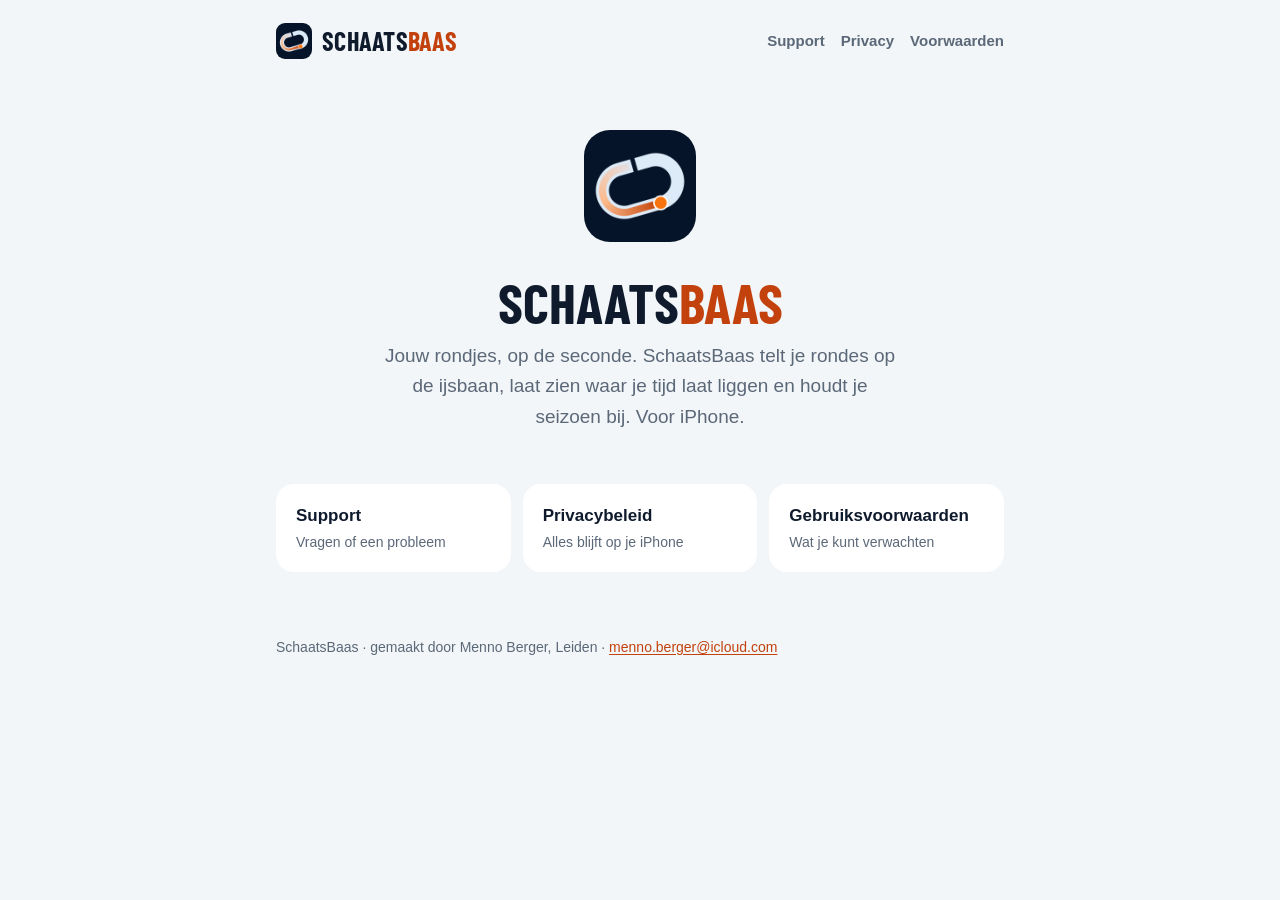
<file: index.html>
<!doctype html>
<html lang="nl">
<head>
<meta charset="utf-8">
<meta name="viewport" content="width=device-width, initial-scale=1">
<title>SchaatsBaas</title>
<meta name="description" content="SchaatsBaas telt je rondes op de ijsbaan. Voor iPhone.">
<link rel="icon" href="assets/icon-180.png">
<link rel="apple-touch-icon" href="assets/icon-180.png">
<link rel="stylesheet" href="assets/style.css">
</head>
<body>
<header class="top"><div class="wrap">
<a class="logo" href=""><img src="assets/icon-180.png" alt=""><span>SCHAATS<b>BAAS</b></span></a>
<nav><a href="support/">Support</a><a href="privacy/">Privacy</a><a href="voorwaarden/">Voorwaarden</a></nav>
</div></header>
<main><div class="wrap">
<section class="hero">
<img src="assets/icon-512.png" alt="App-icoon SchaatsBaas" width="112" height="112">
<h1>SCHAATS<b>BAAS</b></h1>
<p>Jouw rondjes, op de seconde. SchaatsBaas telt je rondes op de ijsbaan, laat zien waar je tijd laat liggen en houdt je seizoen bij. Voor iPhone.</p>
</section>
<div class="links">
<a href="support/">Support<small>Vragen of een probleem</small></a>
<a href="privacy/">Privacybeleid<small>Alles blijft op je iPhone</small></a>
<a href="voorwaarden/">Gebruiksvoorwaarden<small>Wat je kunt verwachten</small></a>
</div>
</div></main>
<footer><div class="wrap">SchaatsBaas · gemaakt door Menno Berger, Leiden · <a href="mailto:menno.berger@icloud.com">menno.berger@icloud.com</a></div></footer>
</body>
</html>
</file>
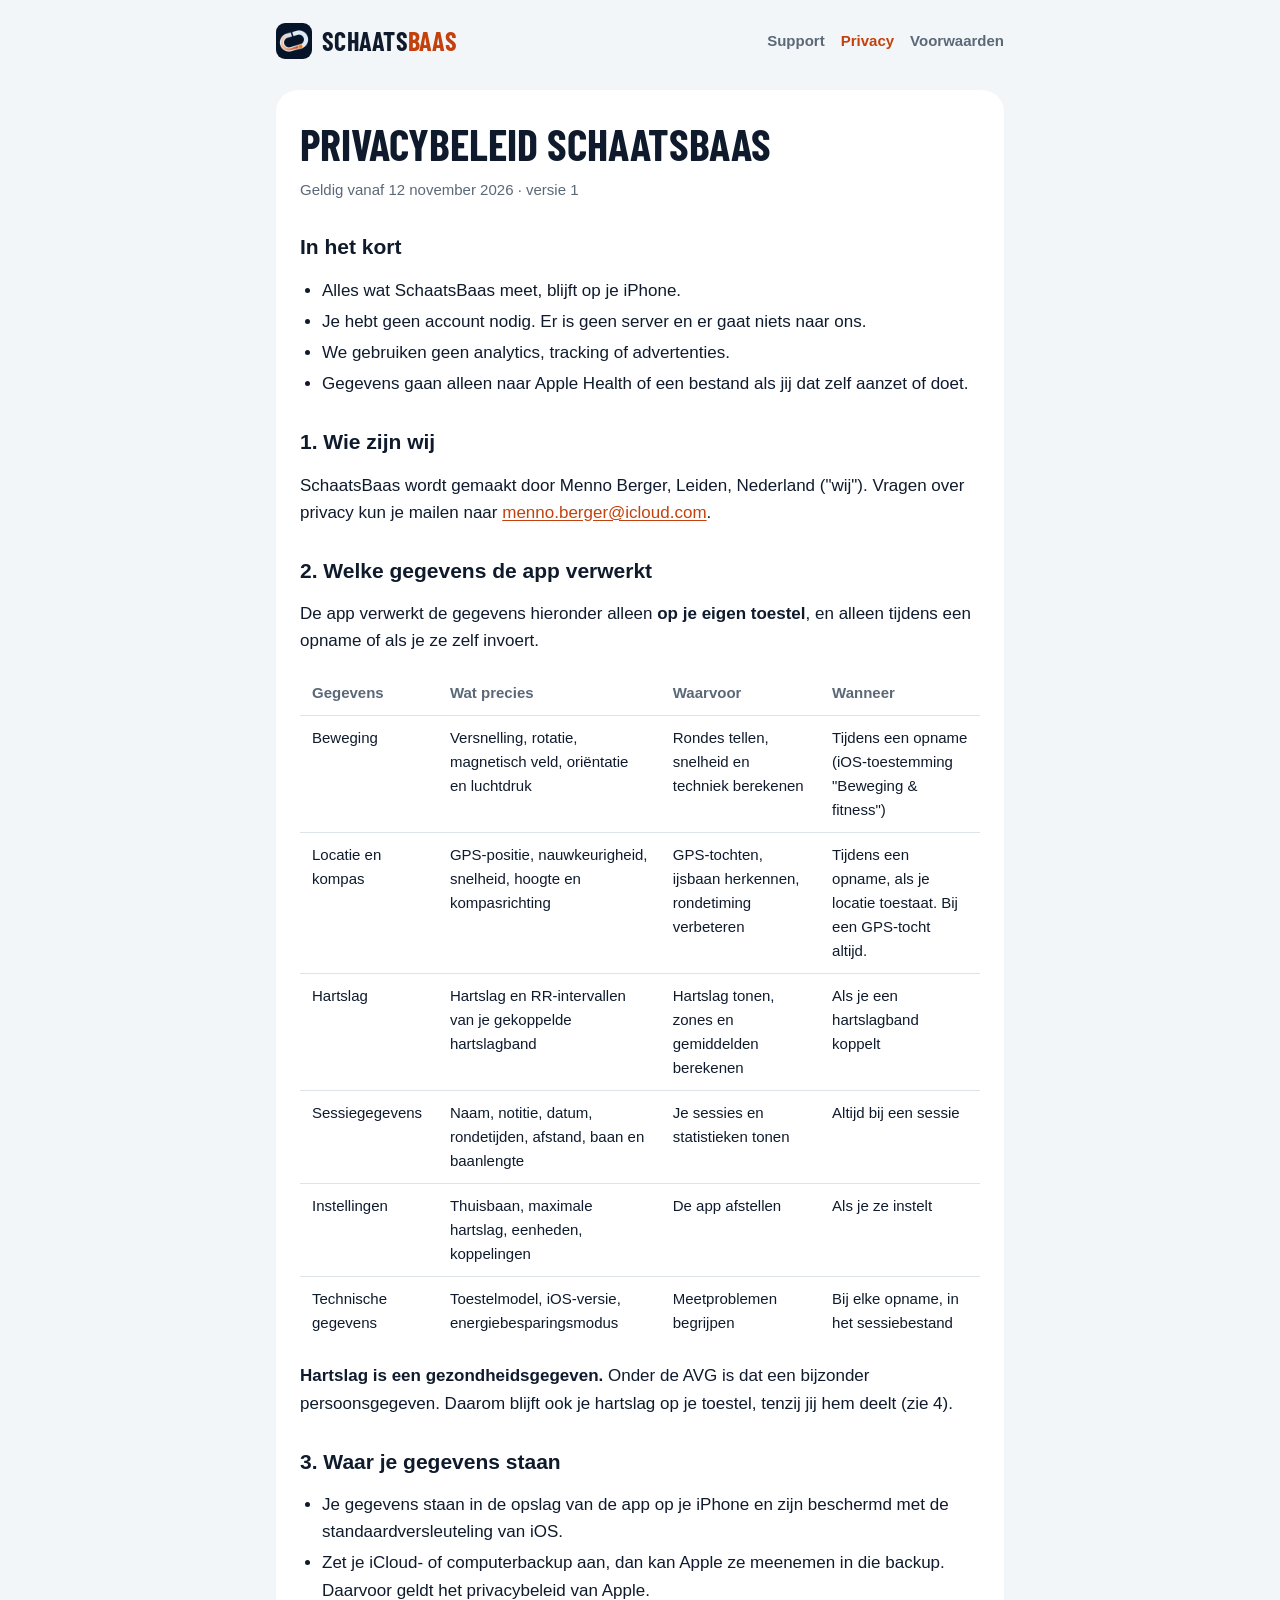
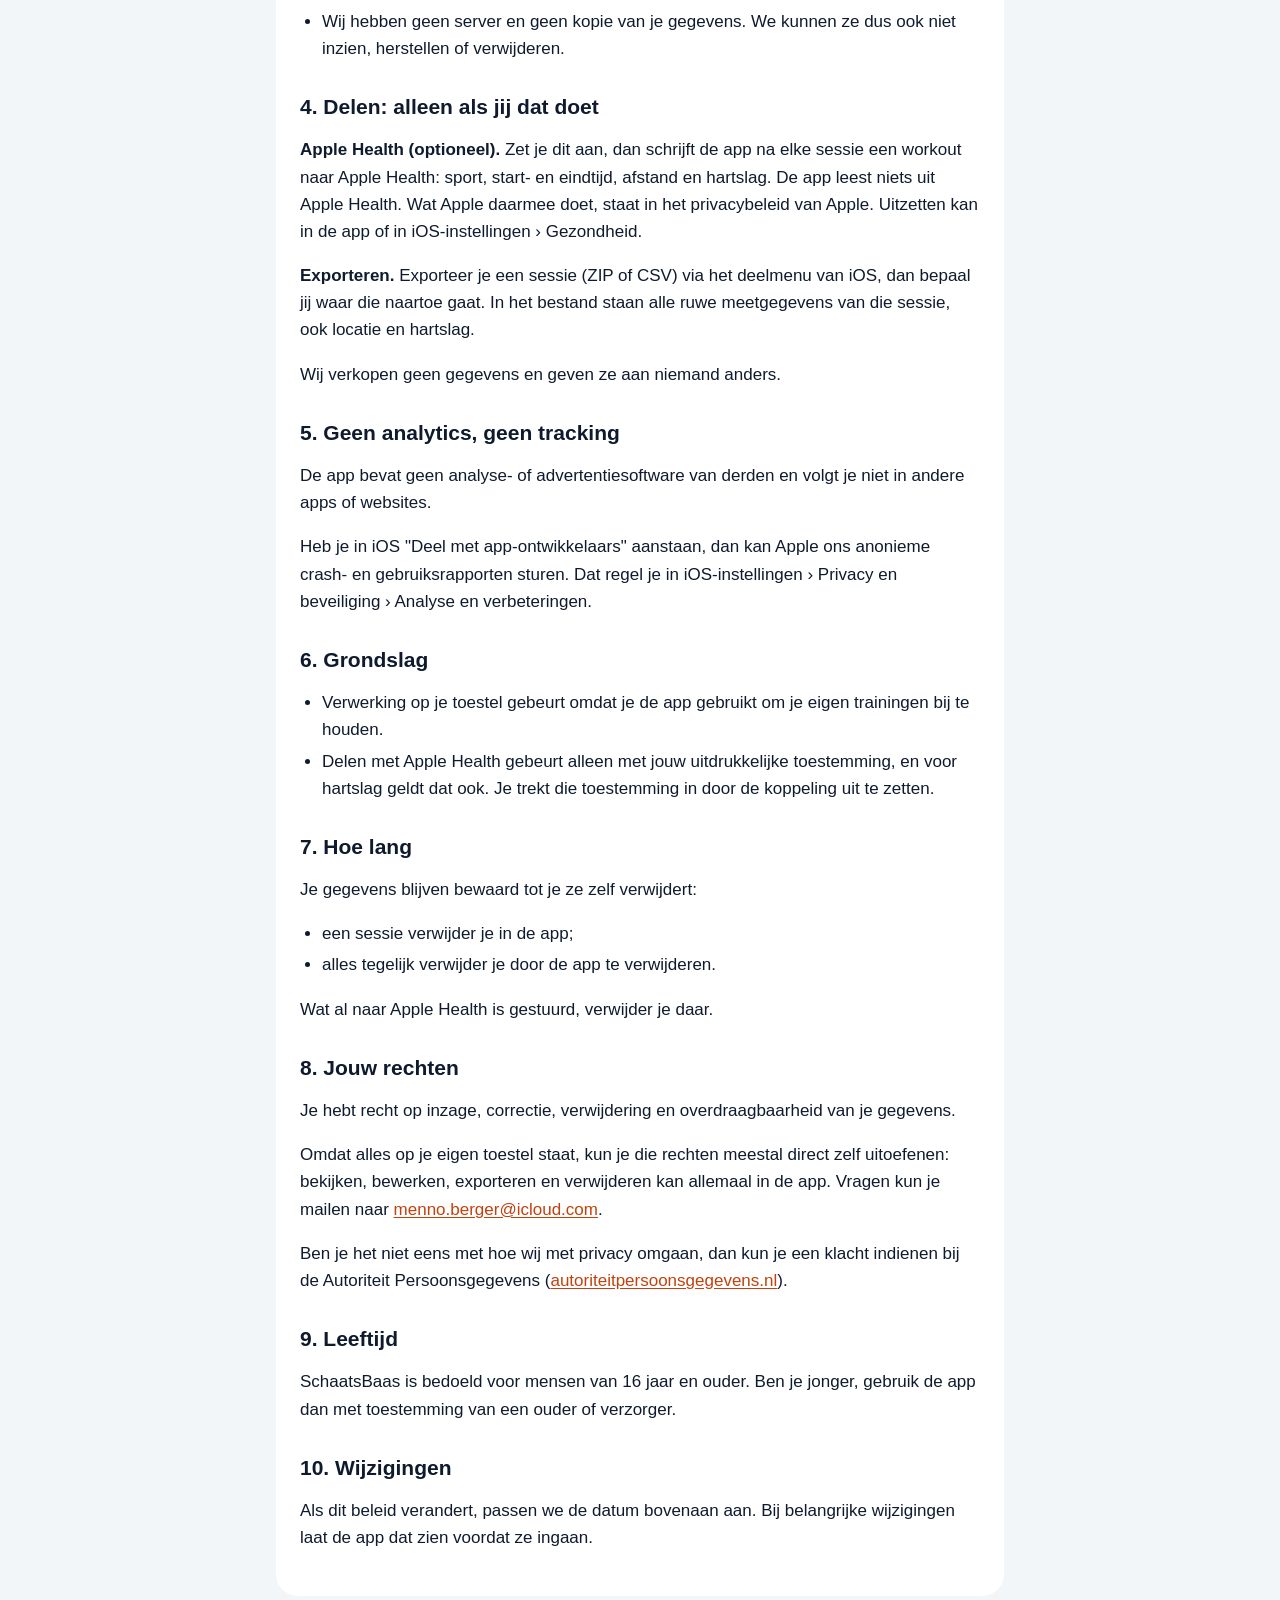
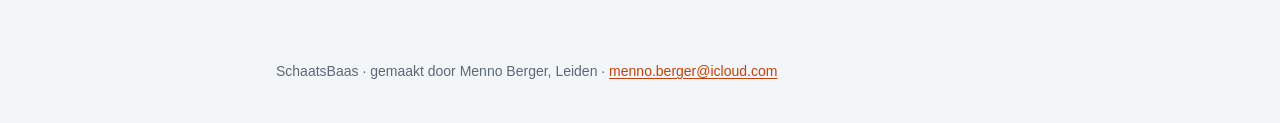
<file: privacy/index.html>
<!doctype html>
<html lang="nl">
<head>
<meta charset="utf-8">
<meta name="viewport" content="width=device-width, initial-scale=1">
<title>Privacybeleid SchaatsBaas</title>
<meta name="description" content="Privacybeleid SchaatsBaas van de iOS-app SchaatsBaas.">
<link rel="icon" href="../assets/icon-180.png">
<link rel="apple-touch-icon" href="../assets/icon-180.png">
<link rel="stylesheet" href="../assets/style.css">
</head>
<body>
<header class="top"><div class="wrap">
<a class="logo" href="../"><img src="../assets/icon-180.png" alt=""><span>SCHAATS<b>BAAS</b></span></a>
<nav><a href="../support/">Support</a><a href="../privacy/" aria-current="page">Privacy</a><a href="../voorwaarden/">Voorwaarden</a></nav>
</div></header>
<main><div class="wrap">
<article class="card"><h1>Privacybeleid SchaatsBaas</h1>
<p class="meta">Geldig vanaf 12 november 2026 · versie 1</p>
<h2>In het kort</h2>
<ul><li>Alles wat SchaatsBaas meet, blijft op je iPhone.</li><li>Je hebt geen account nodig. Er is geen server en er gaat niets naar ons.</li><li>We gebruiken geen analytics, tracking of advertenties.</li><li>Gegevens gaan alleen naar Apple Health of een bestand als jij dat zelf aanzet of doet.</li></ul>
<h2>1. Wie zijn wij</h2>
<p>SchaatsBaas wordt gemaakt door Menno Berger, Leiden, Nederland ("wij"). Vragen over privacy kun je mailen naar <a href="mailto:menno.berger@icloud.com">menno.berger@icloud.com</a>.</p>
<h2>2. Welke gegevens de app verwerkt</h2>
<p>De app verwerkt de gegevens hieronder alleen <strong>op je eigen toestel</strong>, en alleen tijdens een opname of als je ze zelf invoert.</p>
<div class="table"><table><thead><tr><th>Gegevens</th><th>Wat precies</th><th>Waarvoor</th><th>Wanneer</th></tr></thead><tbody><tr><td>Beweging</td><td>Versnelling, rotatie, magnetisch veld, oriëntatie en luchtdruk</td><td>Rondes tellen, snelheid en techniek berekenen</td><td>Tijdens een opname (iOS-toestemming "Beweging &amp; fitness")</td></tr><tr><td>Locatie en kompas</td><td>GPS-positie, nauwkeurigheid, snelheid, hoogte en kompasrichting</td><td>GPS-tochten, ijsbaan herkennen, rondetiming verbeteren</td><td>Tijdens een opname, als je locatie toestaat. Bij een GPS-tocht altijd.</td></tr><tr><td>Hartslag</td><td>Hartslag en RR-intervallen van je gekoppelde hartslagband</td><td>Hartslag tonen, zones en gemiddelden berekenen</td><td>Als je een hartslagband koppelt</td></tr><tr><td>Sessiegegevens</td><td>Naam, notitie, datum, rondetijden, afstand, baan en baanlengte</td><td>Je sessies en statistieken tonen</td><td>Altijd bij een sessie</td></tr><tr><td>Instellingen</td><td>Thuisbaan, maximale hartslag, eenheden, koppelingen</td><td>De app afstellen</td><td>Als je ze instelt</td></tr><tr><td>Technische gegevens</td><td>Toestelmodel, iOS-versie, energiebesparingsmodus</td><td>Meetproblemen begrijpen</td><td>Bij elke opname, in het sessiebestand</td></tr></tbody></table></div>
<p><strong>Hartslag is een gezondheidsgegeven.</strong> Onder de AVG is dat een bijzonder persoonsgegeven. Daarom blijft ook je hartslag op je toestel, tenzij jij hem deelt (zie 4).</p>
<h2>3. Waar je gegevens staan</h2>
<ul><li>Je gegevens staan in de opslag van de app op je iPhone en zijn beschermd met de standaardversleuteling van iOS.</li><li>Zet je iCloud- of computerbackup aan, dan kan Apple ze meenemen in die backup. Daarvoor geldt het privacybeleid van Apple.</li><li>Wij hebben geen server en geen kopie van je gegevens. We kunnen ze dus ook niet inzien, herstellen of verwijderen.</li></ul>
<h2>4. Delen: alleen als jij dat doet</h2>
<p><strong>Apple Health (optioneel).</strong> Zet je dit aan, dan schrijft de app na elke sessie een workout naar Apple Health: sport, start- en eindtijd, afstand en hartslag. De app leest niets uit Apple Health. Wat Apple daarmee doet, staat in het privacybeleid van Apple. Uitzetten kan in de app of in iOS-instellingen › Gezondheid.</p>
<p><strong>Exporteren.</strong> Exporteer je een sessie (ZIP of CSV) via het deelmenu van iOS, dan bepaal jij waar die naartoe gaat. In het bestand staan alle ruwe meetgegevens van die sessie, ook locatie en hartslag.</p>
<p>Wij verkopen geen gegevens en geven ze aan niemand anders.</p>
<h2>5. Geen analytics, geen tracking</h2>
<p>De app bevat geen analyse- of advertentiesoftware van derden en volgt je niet in andere apps of websites.</p>
<p>Heb je in iOS "Deel met app-ontwikkelaars" aanstaan, dan kan Apple ons anonieme crash- en gebruiksrapporten sturen. Dat regel je in iOS-instellingen › Privacy en beveiliging › Analyse en verbeteringen.</p>
<h2>6. Grondslag</h2>
<ul><li>Verwerking op je toestel gebeurt omdat je de app gebruikt om je eigen trainingen bij te houden.</li><li>Delen met Apple Health gebeurt alleen met jouw uitdrukkelijke toestemming, en voor hartslag geldt dat ook. Je trekt die toestemming in door de koppeling uit te zetten.</li></ul>
<h2>7. Hoe lang</h2>
<p>Je gegevens blijven bewaard tot je ze zelf verwijdert:</p>
<ul><li>een sessie verwijder je in de app;</li><li>alles tegelijk verwijder je door de app te verwijderen.</li></ul>
<p>Wat al naar Apple Health is gestuurd, verwijder je daar.</p>
<h2>8. Jouw rechten</h2>
<p>Je hebt recht op inzage, correctie, verwijdering en overdraagbaarheid van je gegevens.</p>
<p>Omdat alles op je eigen toestel staat, kun je die rechten meestal direct zelf uitoefenen: bekijken, bewerken, exporteren en verwijderen kan allemaal in de app. Vragen kun je mailen naar <a href="mailto:menno.berger@icloud.com">menno.berger@icloud.com</a>.</p>
<p>Ben je het niet eens met hoe wij met privacy omgaan, dan kun je een klacht indienen bij de Autoriteit Persoonsgegevens (<a href="https://autoriteitpersoonsgegevens.nl">autoriteitpersoonsgegevens.nl</a>).</p>
<h2>9. Leeftijd</h2>
<p>SchaatsBaas is bedoeld voor mensen van 16 jaar en ouder. Ben je jonger, gebruik de app dan met toestemming van een ouder of verzorger.</p>
<h2>10. Wijzigingen</h2>
<p>Als dit beleid verandert, passen we de datum bovenaan aan. Bij belangrijke wijzigingen laat de app dat zien voordat ze ingaan.</p></article>
</div></main>
<footer><div class="wrap">SchaatsBaas · gemaakt door Menno Berger, Leiden · <a href="mailto:menno.berger@icloud.com">menno.berger@icloud.com</a></div></footer>
</body>
</html>
</file>
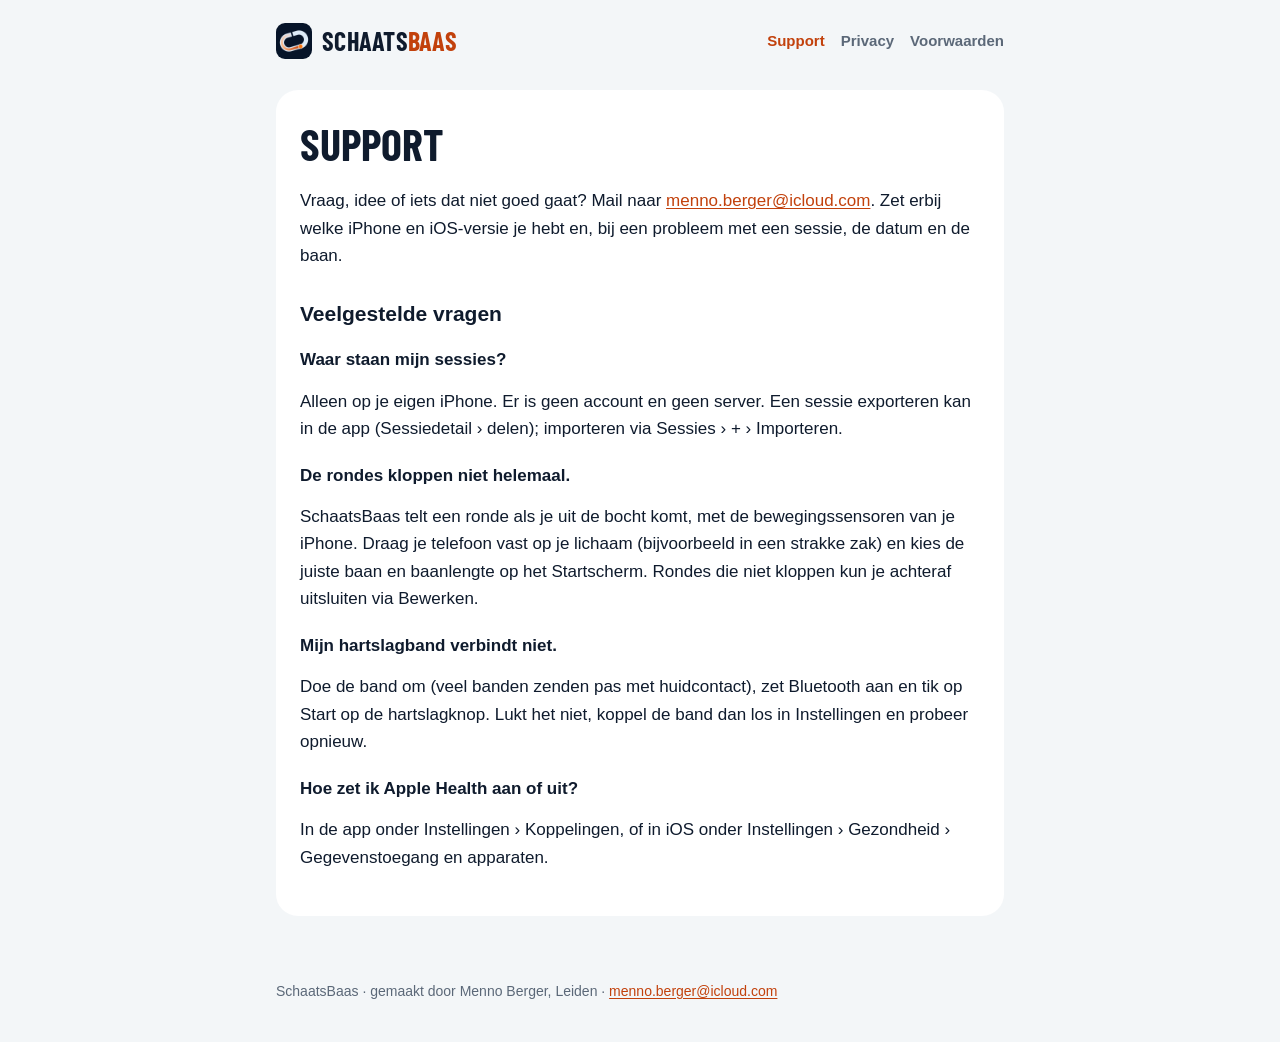
<file: support/index.html>
<!doctype html>
<html lang="nl">
<head>
<meta charset="utf-8">
<meta name="viewport" content="width=device-width, initial-scale=1">
<title>Support · SchaatsBaas</title>
<meta name="description" content="Hulp en contact voor de iOS-app SchaatsBaas.">
<link rel="icon" href="../assets/icon-180.png">
<link rel="apple-touch-icon" href="../assets/icon-180.png">
<link rel="stylesheet" href="../assets/style.css">
</head>
<body>
<header class="top"><div class="wrap">
<a class="logo" href="../"><img src="../assets/icon-180.png" alt=""><span>SCHAATS<b>BAAS</b></span></a>
<nav><a href="../support/" aria-current="page">Support</a><a href="../privacy/">Privacy</a><a href="../voorwaarden/">Voorwaarden</a></nav>
</div></header>
<main><div class="wrap">
<div class="card">
<h1>Support</h1>
<p>Vraag, idee of iets dat niet goed gaat? Mail naar <a href="mailto:menno.berger@icloud.com">menno.berger@icloud.com</a>. Zet erbij welke iPhone en iOS-versie je hebt en, bij een probleem met een sessie, de datum en de baan.</p>
<h2>Veelgestelde vragen</h2>
<h3>Waar staan mijn sessies?</h3>
<p>Alleen op je eigen iPhone. Er is geen account en geen server. Een sessie exporteren kan in de app (Sessiedetail › delen); importeren via Sessies › + › Importeren.</p>
<h3>De rondes kloppen niet helemaal.</h3>
<p>SchaatsBaas telt een ronde als je uit de bocht komt, met de bewegingssensoren van je iPhone. Draag je telefoon vast op je lichaam (bijvoorbeeld in een strakke zak) en kies de juiste baan en baanlengte op het Startscherm. Rondes die niet kloppen kun je achteraf uitsluiten via Bewerken.</p>
<h3>Mijn hartslagband verbindt niet.</h3>
<p>Doe de band om (veel banden zenden pas met huidcontact), zet Bluetooth aan en tik op Start op de hartslagknop. Lukt het niet, koppel de band dan los in Instellingen en probeer opnieuw.</p>
<h3>Hoe zet ik Apple Health aan of uit?</h3>
<p>In de app onder Instellingen › Koppelingen, of in iOS onder Instellingen › Gezondheid › Gegevenstoegang en apparaten.</p>
</div>
</div></main>
<footer><div class="wrap">SchaatsBaas · gemaakt door Menno Berger, Leiden · <a href="mailto:menno.berger@icloud.com">menno.berger@icloud.com</a></div></footer>
</body>
</html>
</file>
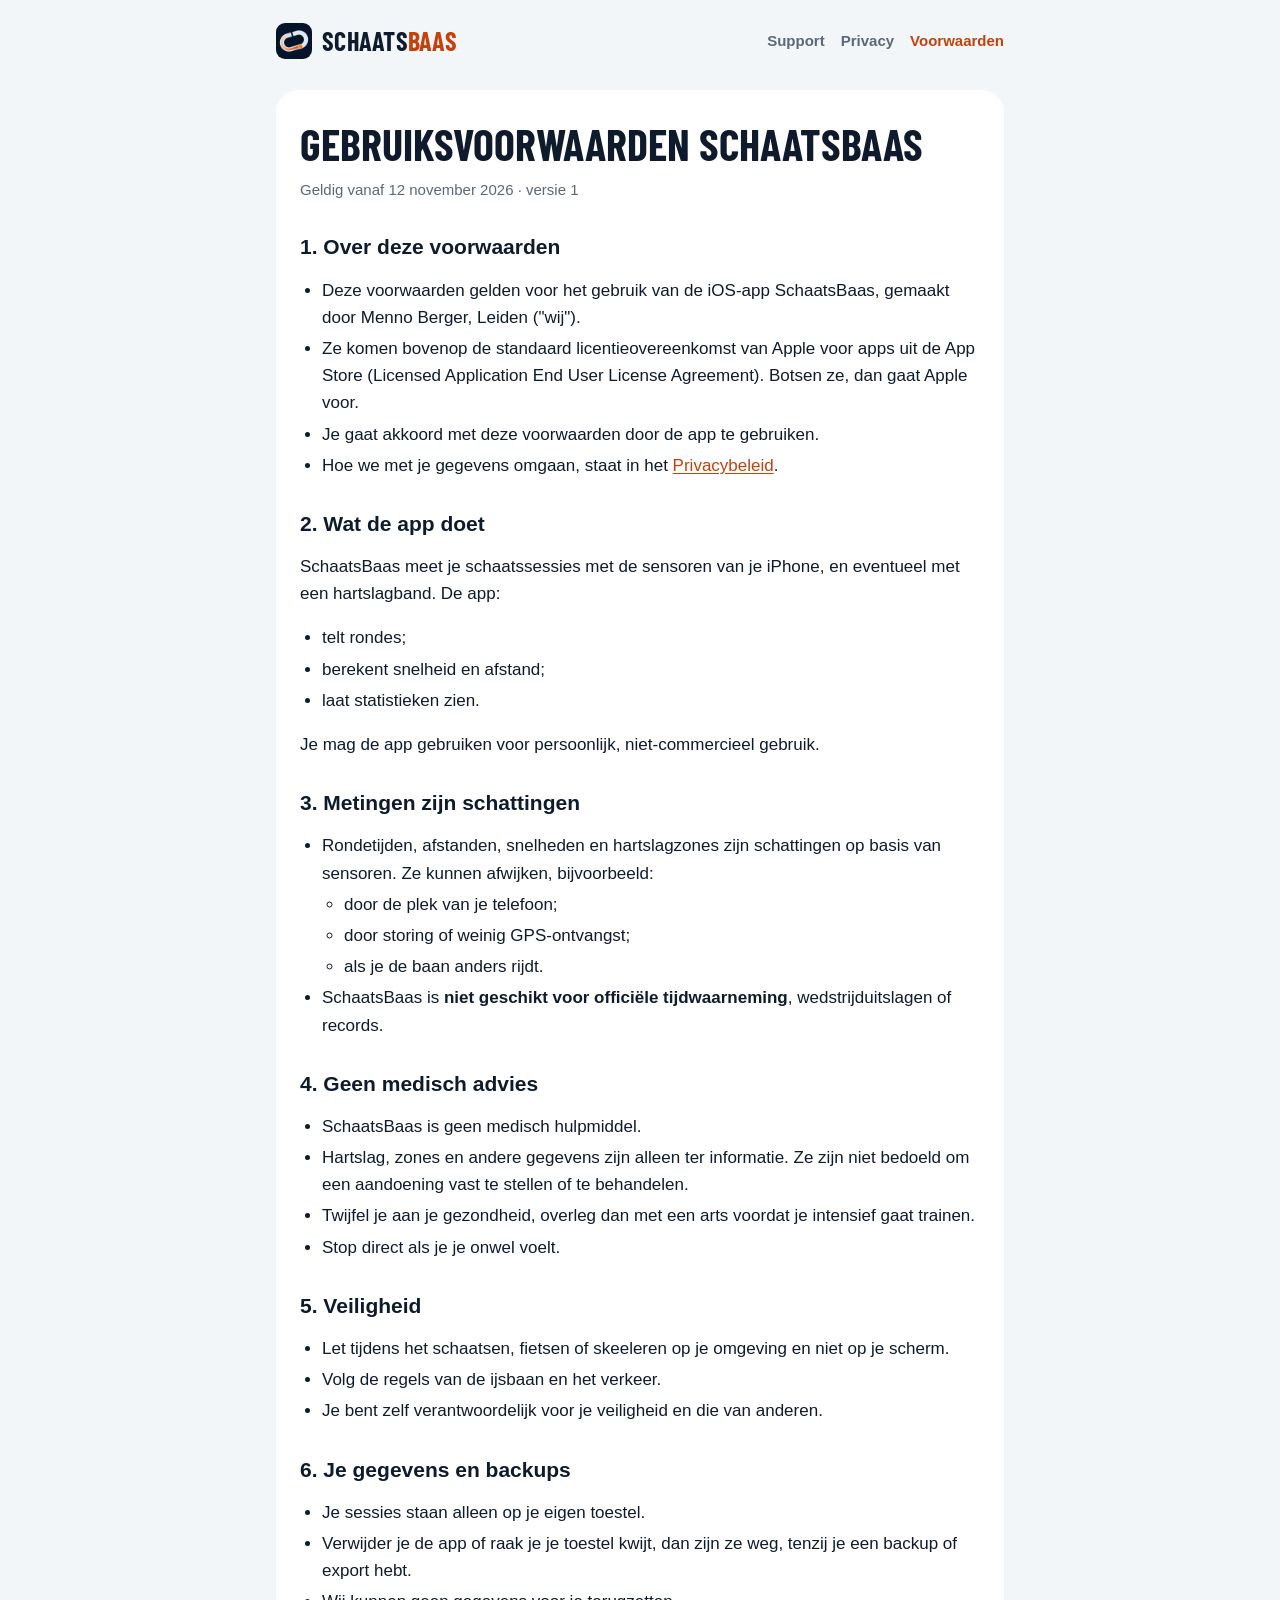
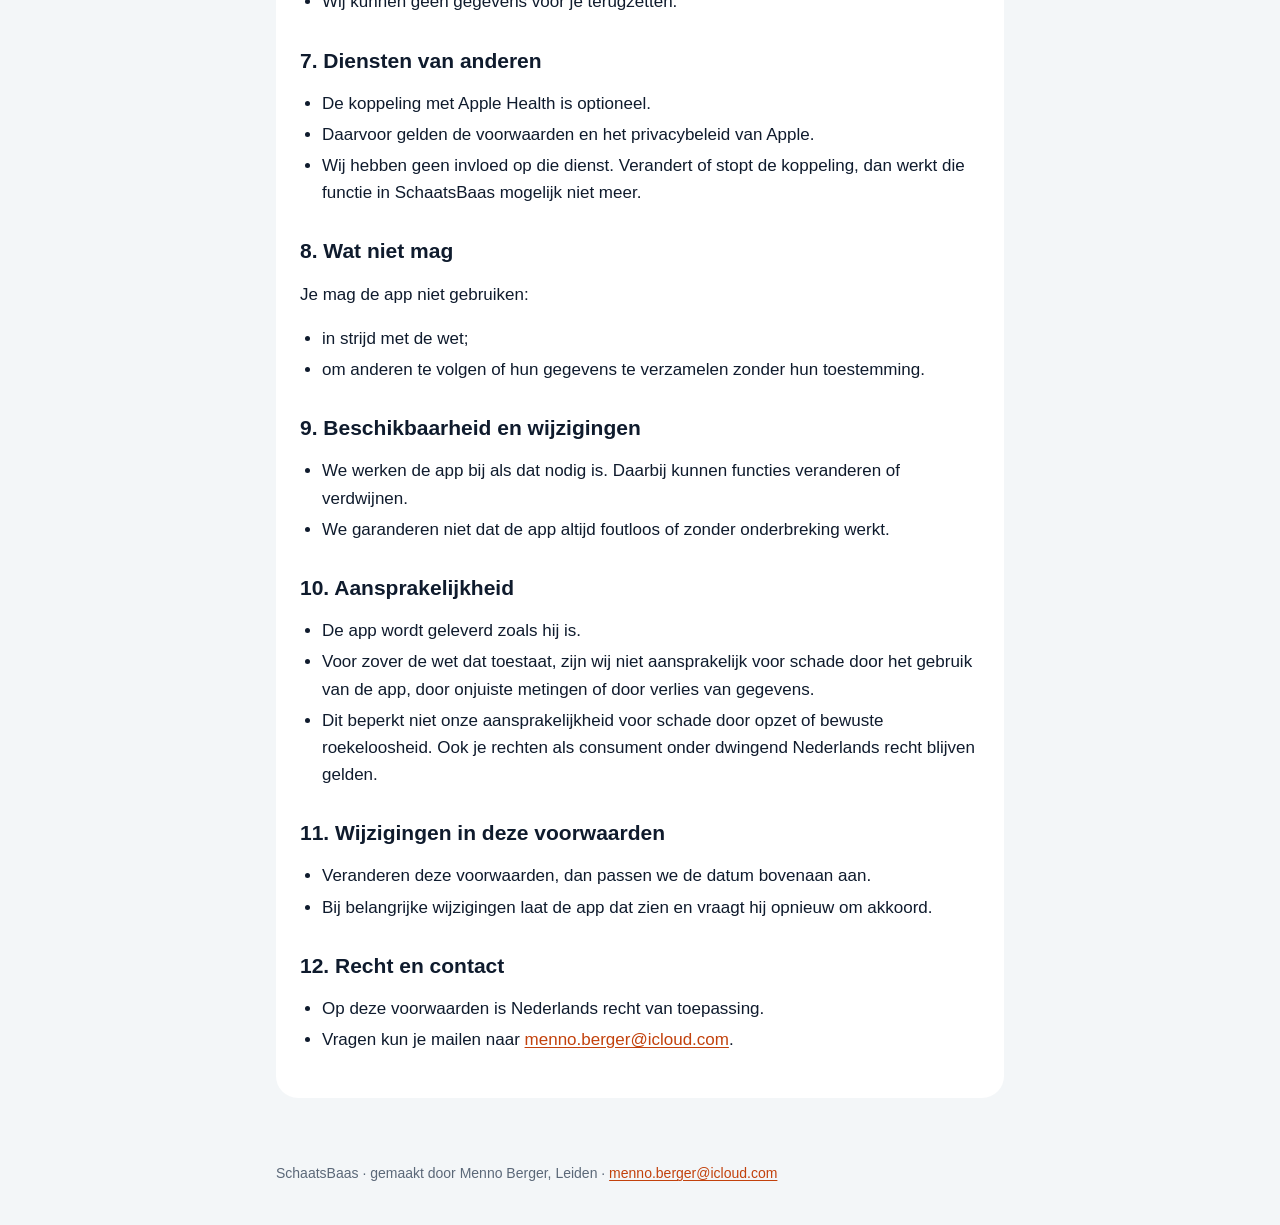
<file: voorwaarden/index.html>
<!doctype html>
<html lang="nl">
<head>
<meta charset="utf-8">
<meta name="viewport" content="width=device-width, initial-scale=1">
<title>Gebruiksvoorwaarden SchaatsBaas</title>
<meta name="description" content="Gebruiksvoorwaarden SchaatsBaas van de iOS-app SchaatsBaas.">
<link rel="icon" href="../assets/icon-180.png">
<link rel="apple-touch-icon" href="../assets/icon-180.png">
<link rel="stylesheet" href="../assets/style.css">
</head>
<body>
<header class="top"><div class="wrap">
<a class="logo" href="../"><img src="../assets/icon-180.png" alt=""><span>SCHAATS<b>BAAS</b></span></a>
<nav><a href="../support/">Support</a><a href="../privacy/">Privacy</a><a href="../voorwaarden/" aria-current="page">Voorwaarden</a></nav>
</div></header>
<main><div class="wrap">
<article class="card"><h1>Gebruiksvoorwaarden SchaatsBaas</h1>
<p class="meta">Geldig vanaf 12 november 2026 · versie 1</p>
<h2>1. Over deze voorwaarden</h2>
<ul><li>Deze voorwaarden gelden voor het gebruik van de iOS-app SchaatsBaas, gemaakt door Menno Berger, Leiden ("wij").</li><li>Ze komen bovenop de standaard licentieovereenkomst van Apple voor apps uit de App Store (Licensed Application End User License Agreement). Botsen ze, dan gaat Apple voor.</li><li>Je gaat akkoord met deze voorwaarden door de app te gebruiken.</li><li>Hoe we met je gegevens omgaan, staat in het <a href="../privacy/">Privacybeleid</a>.</li></ul>
<h2>2. Wat de app doet</h2>
<p>SchaatsBaas meet je schaatssessies met de sensoren van je iPhone, en eventueel met een hartslagband. De app:</p>
<ul><li>telt rondes;</li><li>berekent snelheid en afstand;</li><li>laat statistieken zien.</li></ul>
<p>Je mag de app gebruiken voor persoonlijk, niet-commercieel gebruik.</p>
<h2>3. Metingen zijn schattingen</h2>
<ul><li>Rondetijden, afstanden, snelheden en hartslagzones zijn schattingen op basis van sensoren. Ze kunnen afwijken, bijvoorbeeld:<ul><li>door de plek van je telefoon;</li><li>door storing of weinig GPS-ontvangst;</li><li>als je de baan anders rijdt.</li></ul></li><li>SchaatsBaas is <strong>niet geschikt voor officiële tijdwaarneming</strong>, wedstrijduitslagen of records.</li></ul>
<h2>4. Geen medisch advies</h2>
<ul><li>SchaatsBaas is geen medisch hulpmiddel.</li><li>Hartslag, zones en andere gegevens zijn alleen ter informatie. Ze zijn niet bedoeld om een aandoening vast te stellen of te behandelen.</li><li>Twijfel je aan je gezondheid, overleg dan met een arts voordat je intensief gaat trainen.</li><li>Stop direct als je je onwel voelt.</li></ul>
<h2>5. Veiligheid</h2>
<ul><li>Let tijdens het schaatsen, fietsen of skeeleren op je omgeving en niet op je scherm.</li><li>Volg de regels van de ijsbaan en het verkeer.</li><li>Je bent zelf verantwoordelijk voor je veiligheid en die van anderen.</li></ul>
<h2>6. Je gegevens en backups</h2>
<ul><li>Je sessies staan alleen op je eigen toestel.</li><li>Verwijder je de app of raak je je toestel kwijt, dan zijn ze weg, tenzij je een backup of export hebt.</li><li>Wij kunnen geen gegevens voor je terugzetten.</li></ul>
<h2>7. Diensten van anderen</h2>
<ul><li>De koppeling met Apple Health is optioneel.</li><li>Daarvoor gelden de voorwaarden en het privacybeleid van Apple.</li><li>Wij hebben geen invloed op die dienst. Verandert of stopt de koppeling, dan werkt die functie in SchaatsBaas mogelijk niet meer.</li></ul>
<h2>8. Wat niet mag</h2>
<p>Je mag de app niet gebruiken:</p>
<ul><li>in strijd met de wet;</li><li>om anderen te volgen of hun gegevens te verzamelen zonder hun toestemming.</li></ul>
<h2>9. Beschikbaarheid en wijzigingen</h2>
<ul><li>We werken de app bij als dat nodig is. Daarbij kunnen functies veranderen of verdwijnen.</li><li>We garanderen niet dat de app altijd foutloos of zonder onderbreking werkt.</li></ul>
<h2>10. Aansprakelijkheid</h2>
<ul><li>De app wordt geleverd zoals hij is.</li><li>Voor zover de wet dat toestaat, zijn wij niet aansprakelijk voor schade door het gebruik van de app, door onjuiste metingen of door verlies van gegevens.</li><li>Dit beperkt niet onze aansprakelijkheid voor schade door opzet of bewuste roekeloosheid. Ook je rechten als consument onder dwingend Nederlands recht blijven gelden.</li></ul>
<h2>11. Wijzigingen in deze voorwaarden</h2>
<ul><li>Veranderen deze voorwaarden, dan passen we de datum bovenaan aan.</li><li>Bij belangrijke wijzigingen laat de app dat zien en vraagt hij opnieuw om akkoord.</li></ul>
<h2>12. Recht en contact</h2>
<ul><li>Op deze voorwaarden is Nederlands recht van toepassing.</li><li>Vragen kun je mailen naar <a href="mailto:menno.berger@icloud.com">menno.berger@icloud.com</a>.</li></ul></article>
</div></main>
<footer><div class="wrap">SchaatsBaas · gemaakt door Menno Berger, Leiden · <a href="mailto:menno.berger@icloud.com">menno.berger@icloud.com</a></div></footer>
</body>
</html>
</file>
<file: assets/style.css>
/* SchaatsBaas — site styles (tokens from SkateLogger/Design/Theme.swift). No external requests. */
@font-face {
  font-family: "Barlow Condensed";
  src: url("fonts/BarlowCondensed-Bold.ttf") format("truetype");
  font-weight: 700;
  font-display: swap;
}
:root {
  --ground: #F3F6F8;
  --surface: #FFFFFF;
  --ink: #0F1B2D;
  --muted: #5B6878;
  --line: #DDE4EA;
  --accent: #C2410C;
  --accent-tint: #FFF1E8;
  --ice: #DCEAF8;
}
@media (prefers-color-scheme: dark) {
  :root {
    --ground: #0B1524;
    --surface: #16243A;
    --ink: #EEF2F6;
    --muted: #B8C4D3;
    --line: #1E2E46;
    --accent: #F97316;
    --accent-tint: #2A1A10;
    --ice: #1E2E46;
  }
}
* { box-sizing: border-box; }
html { -webkit-text-size-adjust: 100%; }
body {
  margin: 0; background: var(--ground); color: var(--ink);
  font: 17px/1.6 -apple-system, BlinkMacSystemFont, "Segoe UI", Roboto, "Helvetica Neue", Arial, sans-serif;
}
a { color: var(--accent); text-underline-offset: 2px; }
a:hover { text-decoration-thickness: 2px; }
.wrap { max-width: 760px; margin: 0 auto; padding: 0 16px; }
header.top { padding: 20px 0; }
header.top .wrap { display: flex; align-items: center; justify-content: space-between; gap: 16px; flex-wrap: wrap; }
.logo { display: inline-flex; align-items: center; gap: 10px; text-decoration: none; color: var(--ink); }
.logo img { width: 36px; height: 36px; border-radius: 9px; }
.logo span { font-family: "Barlow Condensed", "Arial Narrow", sans-serif; font-weight: 700; font-size: 26px; letter-spacing: .01em; }
.logo b { color: var(--accent); font-weight: 700; }
nav a { margin-left: 16px; color: var(--muted); text-decoration: none; font-size: 15px; font-weight: 600; }
nav a:first-child { margin-left: 0; }
nav a[aria-current="page"], nav a:hover { color: var(--accent); }
main { padding: 8px 0 64px; }
.card { background: var(--surface); border-radius: 22px; padding: 28px 24px; }
h1, h2, h3 { line-height: 1.2; }
h1 { font-family: "Barlow Condensed", "Arial Narrow", sans-serif; font-weight: 700; font-size: 44px; text-transform: uppercase; margin: 0 0 8px; }
h2 { font-size: 21px; margin: 32px 0 8px; }
h3 { font-size: 17px; margin: 24px 0 6px; }
.meta { color: var(--muted); font-size: 15px; margin: 0 0 20px; }
blockquote { margin: 16px 0; padding: 12px 16px; background: var(--accent-tint); border-radius: 14px; }
blockquote p { margin: 0; }
ul { padding-left: 22px; }
li { margin: 4px 0; }
.table { overflow-x: auto; margin: 16px 0; }
table { border-collapse: collapse; width: 100%; min-width: 560px; font-size: 15px; }
th, td { text-align: left; vertical-align: top; padding: 10px 12px; border-top: 1px solid var(--line); }
th { color: var(--muted); font-weight: 600; border-top: 0; }
.hero { text-align: center; padding: 40px 0 24px; }
.hero img { width: 112px; height: 112px; border-radius: 26px; }
.hero h1 { font-size: 56px; margin: 18px 0 6px; }
.hero h1 b { color: var(--accent); }
.hero p { color: var(--muted); font-size: 19px; margin: 0 auto; max-width: 520px; }
.links { display: grid; grid-template-columns: repeat(auto-fit, minmax(200px, 1fr)); gap: 12px; margin-top: 28px; }
.links a { display: block; background: var(--surface); border-radius: 18px; padding: 18px 20px; text-decoration: none; color: var(--ink); font-weight: 600; min-height: 44px; }
.links a small { display: block; color: var(--muted); font-weight: 400; font-size: 14px; margin-top: 2px; }
footer { color: var(--muted); font-size: 14px; padding: 0 0 40px; }
</file>
